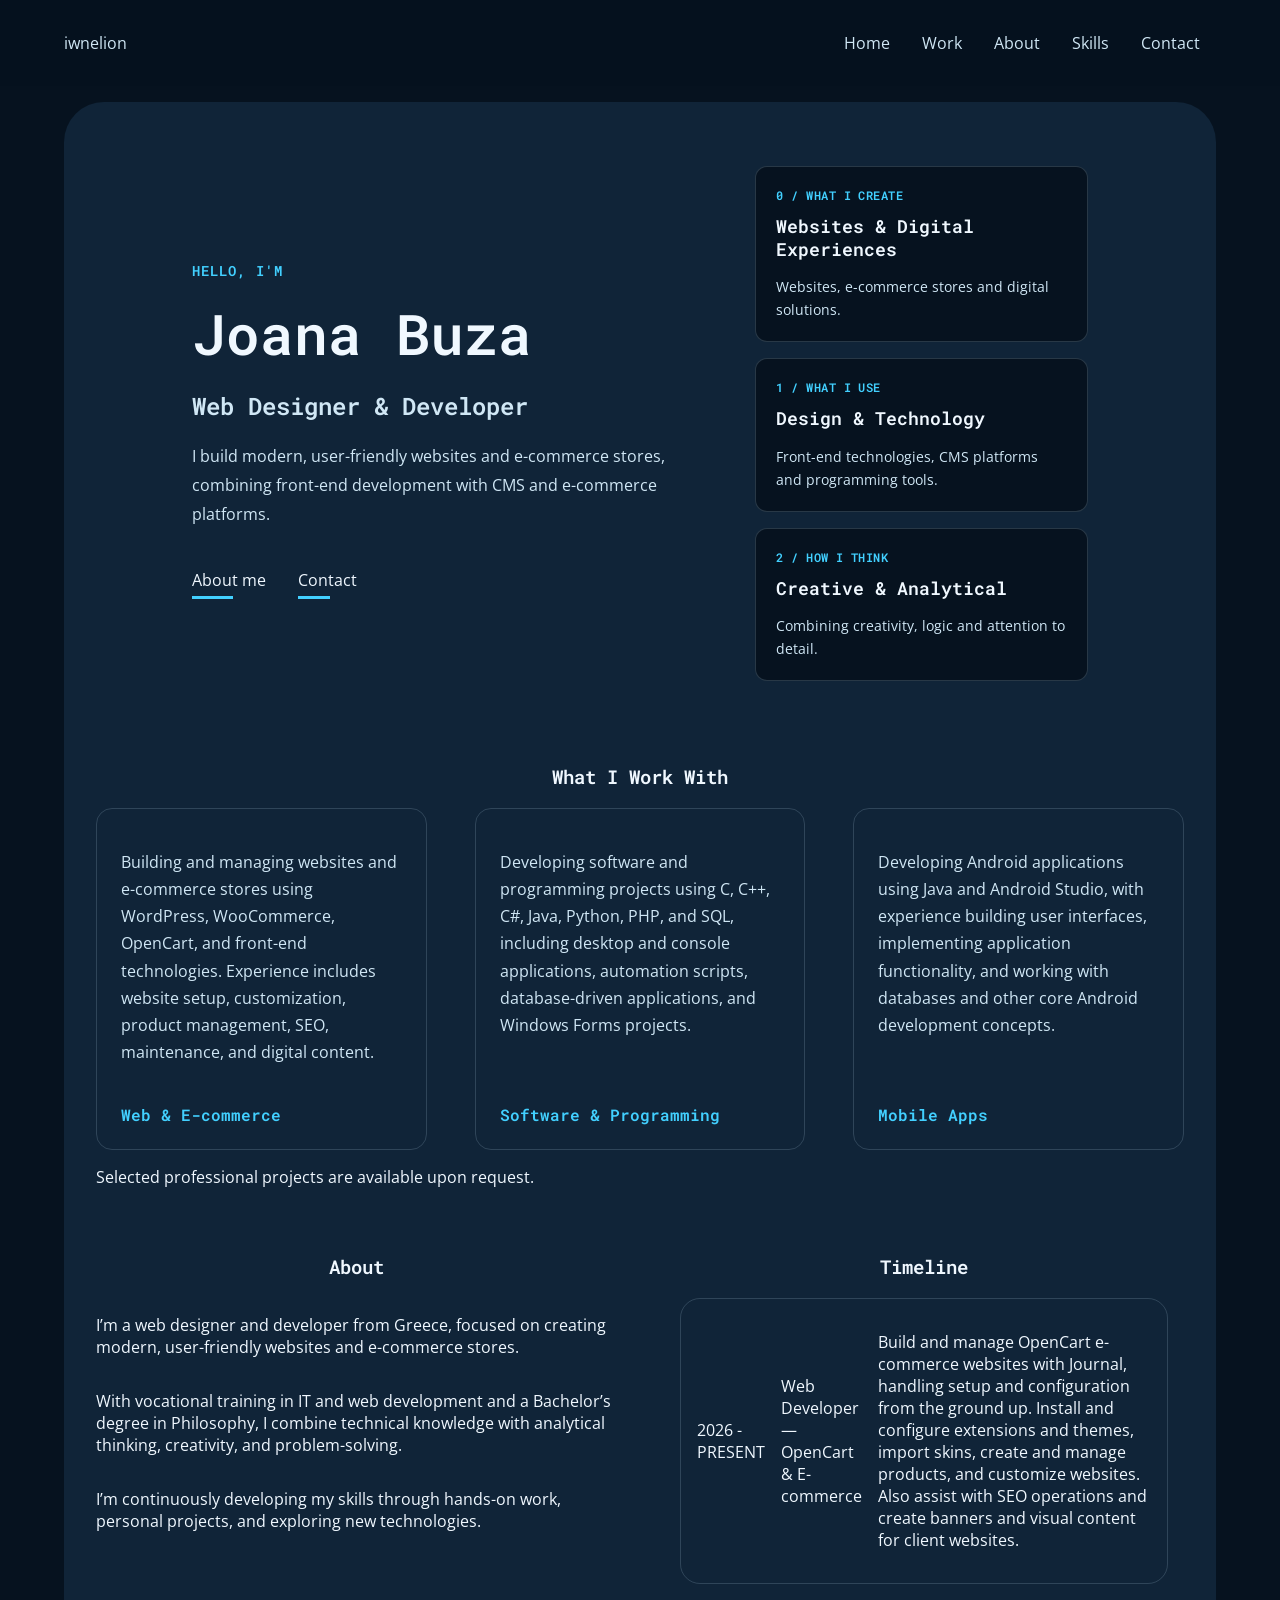
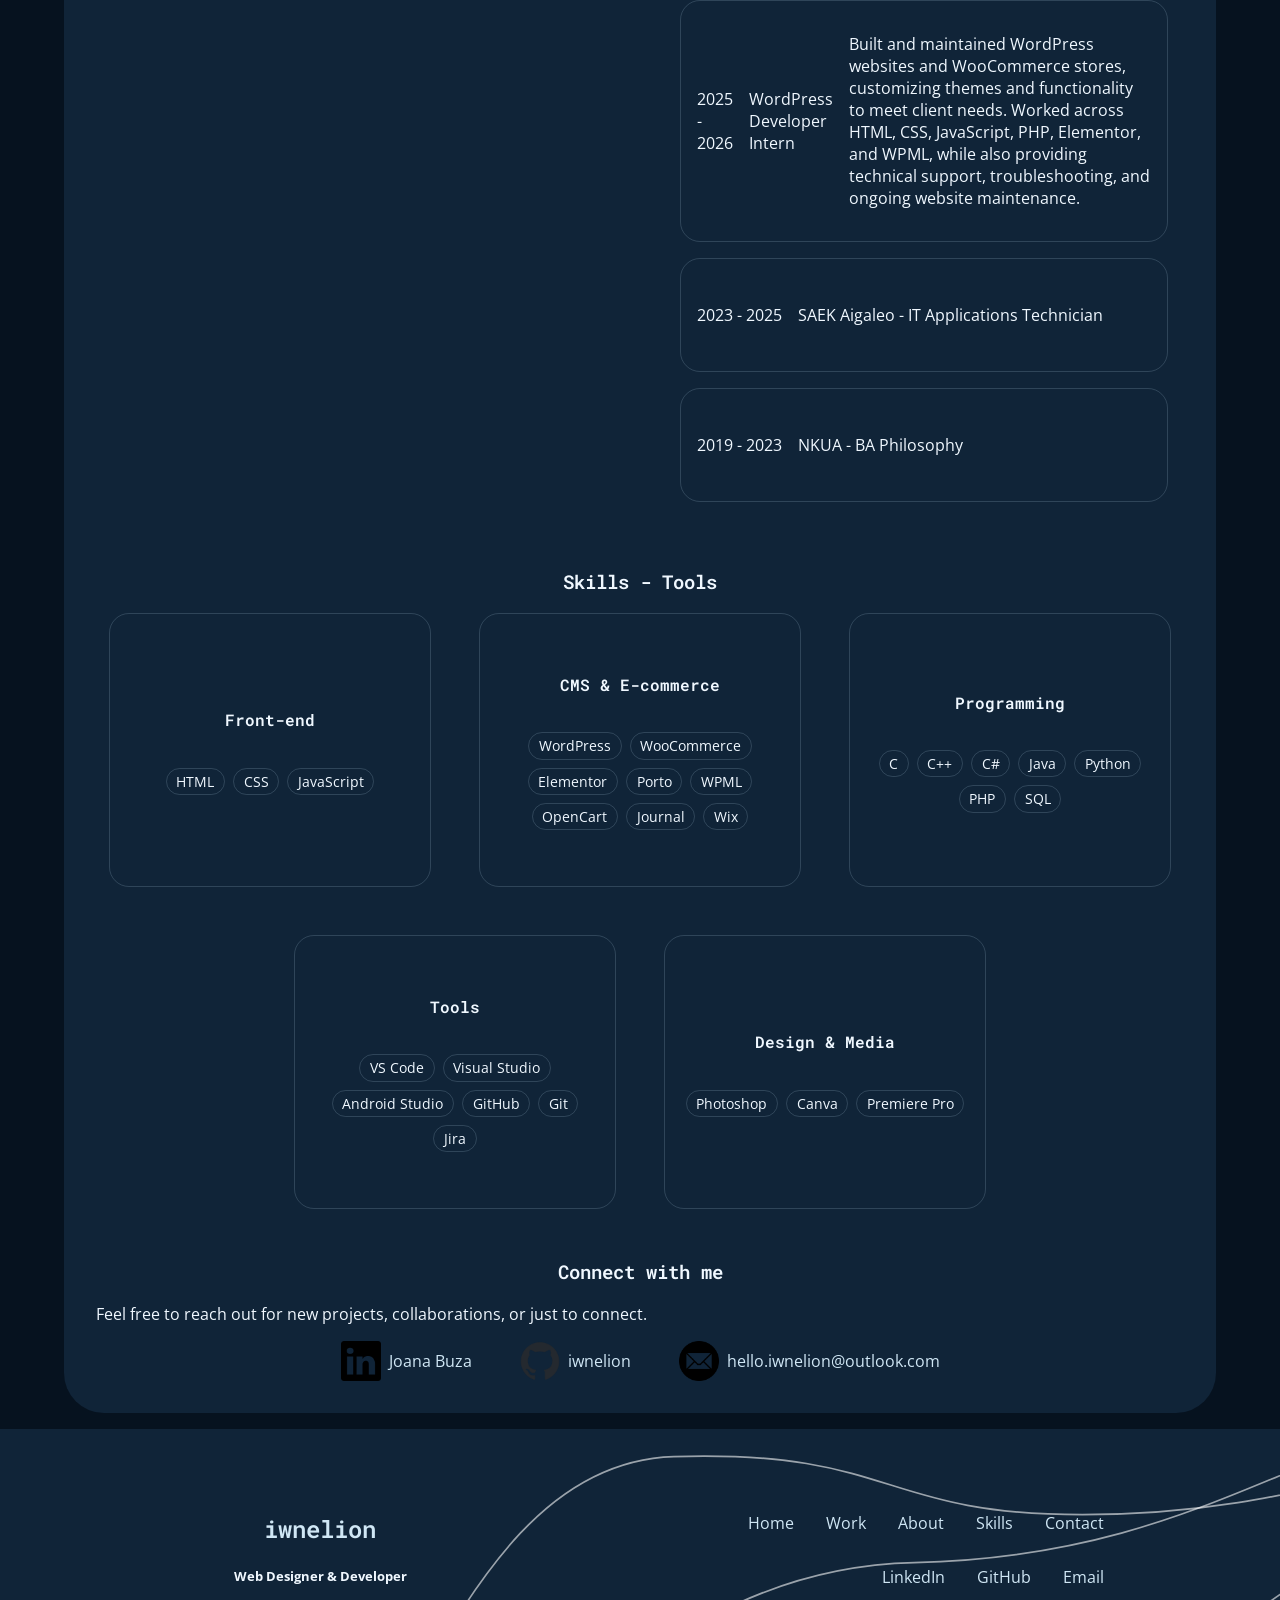
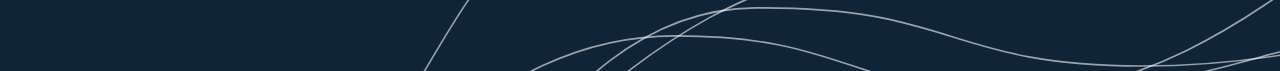
<file: index.html>
<!DOCTYPE html>
<html lang="en">
<head>
    <meta charset="UTF-8">
    <meta name="viewport" content="width=device-width, initial-scale=1.0">
    <title>iwnelion</title>
    <link rel="stylesheet" href="styles.css">
    <!-- open sans font -->
    <link rel="preconnect" href="https://fonts.googleapis.com">
    <link rel="preconnect" href="https://fonts.gstatic.com" crossorigin>
    <link href="https://fonts.googleapis.com/css2?family=Open+Sans:wght@400;500;600;700&family=Roboto+Mono:wght@400;500;600;700&display=swap" rel="stylesheet">
    <!-- roboto font -->
    <link rel="preconnect" href="https://fonts.googleapis.com">
    <link rel="preconnect" href="https://fonts.gstatic.com" crossorigin>
    <link href="https://fonts.googleapis.com/css2?family=Roboto+Mono:ital,wght@0,100..700;1,100..700&display=swap" rel="stylesheet">
</head>
<body>
    <header>
            <a href="/">iwnelion</a>
            <nav>
                <ul>
                    <li><a href="#hero">Home</a></li>
                    <li><a href="#work">Work</a></li>
                    <li><a href="#about">About</a></li>
                    <li><a href="#skills">Skills</a></li>
                    <li><a href="#contact">Contact</a></li>
                </ul>
            </nav>
    </header>
    <div class="page">
        <section id="hero">
            <div id="hero-intro">
                <p class="hero-label">HELLO, I'M</p>
                <h1>Joana Buza</h1>
                <h2>Web Designer & Developer</h2>
                <p class="hero-description">
                    I build modern, user-friendly websites and e-commerce stores,
                    combining front-end development with CMS and e-commerce platforms.
                </p>
                <div id="hero-links">
                    <a href="#about" class="hero-btn">About me</a>
                    <a href="#contact" class="hero-btn">Contact</a>
                </div>
            </div>

            <div id="hero-focus">
                <div class="hero-focus-card">
                    <p class="focus-label">0 / WHAT I CREATE</p>
                    <h3>Websites & Digital Experiences</h3>
                    <p>Websites, e-commerce stores and digital solutions.</p>
                </div>

                <div class="hero-focus-card">
                    <p class="focus-label">1 / WHAT I USE</p>
                    <h3>Design & Technology</h3>
                    <p>Front-end technologies, CMS platforms and programming tools.</p>
                </div>

                <div class="hero-focus-card">
                    <p class="focus-label">2 / HOW I THINK</p>
                    <h3>Creative & Analytical</h3>
                    <p>Combining creativity, logic and attention to detail.</p>
                </div>
            </div>
        </section>


        <section id="work">
            <!-- areas of work -->
            <h3>What I Work With</h3>
            <div id="work-box">
                <div class="work-cat">
                    <p>Building and managing websites and e-commerce stores using WordPress, WooCommerce, OpenCart, and front-end technologies. Experience includes website setup, customization, product management, SEO, maintenance, and digital content.</p>
                    <h4>Web & E-commerce</h4>
                </div>
                <div class="work-cat">
                    <p>Developing software and programming projects using C, C++, C#, Java, Python, PHP, and SQL, including desktop and console applications, automation scripts, database-driven applications, and Windows Forms projects.</p>
                    <h4>Software & Programming</h4>
                </div>
                <div class="work-cat">
                    <p>Developing Android applications using Java and Android Studio, with experience building user interfaces, implementing application functionality, and working with databases and other core Android development concepts.</p>
                    <h4>Mobile Apps</h4>
                </div>
            </div>
            <p>Selected professional projects are available upon request.</p>
        </section>

        <section id="about">
            <div id="about-txt">
                <h3>About</h3>
                <!-- who i am, what i do -->
                <p>I’m a web designer and developer from Greece, focused on creating modern, user-friendly websites and e-commerce stores.</p>

                <p>With vocational training in IT and web development and a Bachelor’s degree in Philosophy, I combine technical knowledge with analytical thinking, creativity, and problem-solving.</p>

                <p>I’m continuously developing my skills through hands-on work, personal projects, and exploring new technologies.</p>
            </div>
            
            <!-- Education and Experience Timeline -->
            <div id="timeline">
                <h3>Timeline</h3>
                <div class="exp-line">
                    <p>2026 - PRESENT</p>
                    <p>Web Developer — OpenCart & E-commerce</p>
                    <p>Build and manage OpenCart e-commerce websites with Journal, handling setup and configuration from the ground up. Install and configure extensions and themes, import skins, create and manage products, and customize websites. Also assist with SEO operations and create banners and visual content for client websites.</p>
                </div>
                <div class="exp-line">
                    <p>2025 - 2026</p>
                    <p>WordPress Developer Intern</p>
                    <p>Built and maintained WordPress websites and WooCommerce stores, customizing themes and functionality to meet client needs. Worked across HTML, CSS, JavaScript, PHP, Elementor, and WPML, while also providing technical support, troubleshooting, and ongoing website maintenance.</p>
                </div>
                
                <div class="exp-line">
                    <p>2023 - 2025</p>
                    <p>SAEK Aigaleo - IT Applications Technician</p>
                </div>
                
                <div class="exp-line">
                    <p>2019 - 2023</p>
                    <p>NKUA - BA Philosophy</p>
                </div>
            </div>
        </section>
        
        <section id="skills">
            <h3>Skills - Tools</h3>
            <div id="skills-grid">
                <div class="skill-category">
                    <h4>Front-end</h4>
                    <p class="tools"><span>HTML</span> <span>CSS</span> <span>JavaScript</span></p>
                </div>
                
                <div class="skill-category">
                    <h4>CMS & E-commerce</h4>
                    <p class="tools"><span>WordPress</span> <span>WooCommerce</span>  <span>Elementor</span> <span>Porto</span> <span>WPML</span> <span>OpenCart</span> <span>Journal</span> <span>Wix</span></p>
                </div>
                
                <div class="skill-category">
                    <h4>Programming</h4>
                    <p class="tools">
                        <span>C</span> <span>C++</span> <span>C#</span> <span>Java</span> 
                        <span>Python</span> <span>PHP</span> <span>SQL</span>
                    </p>
                </div>
                
                <div class="skill-category">
                    <h4>Tools</h4>
                    <p class="tools">
                        <span>VS Code</span> <span>Visual Studio</span> <span>Android Studio</span> 
                        <span>GitHub</span> <span>Git</span> <span>Jira</span>
                    </p>
                </div>
                
                <div class="skill-category">
                    <h4>Design & Media</h4>
                    <p class="tools"><span>Photoshop</span> <span>Canva</span> <span>Premiere Pro</span></p>
                </div>
            </div>
        </section>
        
        <section id="contact">
            <h3>Connect with me</h3>
            <p>Feel free to reach out for new projects, collaborations, or just to connect.</p>
            <div id="connect">
                <a href="https://www.linkedin.com/in/joana-buza/" class="icon-box">
                    <img src="imgs/linkedin.png" alt="LinkedIn">
                    <span>Joana Buza</span>
                </a>
                <a href="https://github.com/iwnelion" class="icon-box">
                    <img src="imgs/github.png" alt="GitHub">
                    <span>iwnelion</span>
                </a>
                <a href="mailto:hello.iwnelion@outlook.com" class="icon-box">
                    <img src="imgs/email.png" alt="Email">
                    <span>hello.iwnelion@outlook.com</span>
                </a>
            </div>
        </section>
    </div>

    <footer>
        <div class="footer-col">
            <div id="info">
                <h2><a href="index.html">iwnelion</a></h2>
                <h5>Web Designer & Developer</h5>
            </div>
        </div>
        <div class="footer-col">
            <div id="footer-menu">
                <ul>
                    <li><a href="index.html">Home</a></li>
                    <li><a href="#work">Work</a></li>
                    <li><a href="#about">About</a></li>
                    <li><a href="#skills">Skills</a></li>
                    <li><a href="#contact">Contact</a></li>
                </ul>
            </div>
            <div id="handles">
                <ul>
                    <li><a href="https://www.linkedin.com/in/joana-buza/">LinkedIn</a></li>
                    <li><a href="https://github.com/iwnelion">GitHub</a></li>
                    <li><a href="mailto:hello.iwnelion@outlook.com">Email</a></li>
                </ul>
            </div>
        </div>
    </footer>
</body>
</html>
</file>
<file: styles.css>
/* variables */
:root {
    /* backgrounds */
    --color-bg: #06121F;
    --color-surface: #102438;
    --color-surface-hover: #18334A;

    /* brand */
    --color-primary: #0866E8;
    --color-accent: #42D0FF;

    /* text */
    --color-text: #F0F8FF;
    --color-muted: #D0E7F5;
    --color-text-inverse: #06121F;

    /* borders */
    --color-border: rgba(141, 169, 189, 0.25);

    /* overlays */
    --color-overlay: rgba(0, 0, 0, 0.5);
    --color-header-bg: rgba(6, 18, 31, 0.85);

    /* interactive elements */
    --color-link: var(--color-muted);
    --color-link-hover: var(--color-accent);
    --color-button-bg: var(--color-primary);
    --color-button-text: var(--color-text);
    --color-button-hover: var(--color-accent);

    /* effects */
    --transition-fast: 0.25s ease;
}

/* global */
body{
    font-family: 'Open Sans', sans-serif;
    margin: 0;
    background-color: var(--color-bg);
    color: var(--color-text);
}
.page{
    margin: 1rem 4rem;
    padding: 1rem 2rem;
    border-radius: 40px;
    background-color: var(--color-surface);
}
h1, h2, h3, h4{
    font-family: 'Roboto Mono', sans-serif;
    font-weight: 600;
}
h3{
    text-align: center;
}
a{
    text-decoration: none;
    color: var(--color-link);
    transition: color var(--transition-fast);
}
a:hover {
    color: var(--color-link-hover);
}
#work, #about, #skills, #contact{
    padding: 1rem 0;
}

/* header */
header{
    padding: 1rem 4rem;
    position: sticky;
    top: 0;
    z-index: 1000;
    background-color: var(--color-header-bg);
    backdrop-filter: blur(12px);
    -webkit-backdrop-filter: blur(12px);
}
header, nav ul{
    display: flex;
    flex-direction: row;
    justify-content: space-between;
    align-items: center;
}
header a{
    font-size: 1rem;
}
ul{
    list-style: none;
}
ul li a{
    padding: 1em;
}

/* home - hero */
#hero {
    display: grid;
    grid-template-columns: 1.2fr 0.8fr;
    align-items: center;
    gap: 4rem;
    padding: 3rem 6rem;
}
#hero-intro {
    max-width: 38rem;
}
.hero-label {
    color: var(--color-accent);
    font-family: 'Roboto Mono', monospace;
    font-size: 0.85rem;
    font-weight: 600;
    letter-spacing: 0.08em;
}
#hero h1 {
    font-size: 3.5rem;
    color: var(--color-text);
    margin: 1rem 0;
}
#hero h2 {
    font-size: 1.5rem;
    color: var(--color-muted);
}
.hero-description {
    color: var(--color-muted);
    line-height: 1.8;
    max-width: 34rem;
}
#hero-links {
    display: flex;
    gap: 2rem;
    margin-top: 2rem;
}

/* hero buttons */
.hero-btn {
    display: inline-block;
    position: relative;
    padding: 0.5rem 0;
    color: var(--color-text);
    text-decoration: none;
}
.hero-btn::after {
    content: "";
    position: absolute;
    left: 0;
    bottom: 0;
    width: 55%;
    height: 3px;
    background-color: var(--color-accent);
    transition: width var(--transition-fast);
}
.hero-btn:hover {
    color: var(--color-text);
}
.hero-btn:hover::after {
    width: 100%;
}

/* hero - focus cards */
#hero-focus {
    display: flex;
    flex-direction: column;
    gap: 1rem;
}
.hero-focus-card {
    background-color: var(--color-bg);
    border: 1px solid var(--color-border);
    border-radius: 12px;
    padding: 1.25rem;
    transition: background-color var(--transition-fast),
                border-color var(--transition-fast),
                transform var(--transition-fast);
}
.hero-focus-card:hover {
    background-color: #18334A;
    border-color: var(--color-accent);
    transform: translateX(3px);
}
.hero-focus-card .focus-label {
    color: var(--color-accent);
    font-family: 'Roboto Mono', monospace;
    font-size: 0.75rem;
    font-weight: 600;
    letter-spacing: 0.04em;
    margin-top: 0;
}
.hero-focus-card h3 {
    color: var(--color-text);
    font-size: 1.1rem;
    text-align: left;
    margin: 0.75rem 0;
}
.hero-focus-card p:last-child {
    color: var(--color-muted);
    font-size: 0.9rem;
    line-height: 1.6;
    margin-bottom: 0;
}


/* home - work */
#work #work-box {
    display: flex;
    flex-direction: row;
    flex-wrap: wrap;
    justify-content: center;
    gap: 3rem;
}
.work-cat {
    border: 1px solid var(--color-border);
    flex: 1 1 15rem;
    padding: 1.5rem;
    display: flex;
    flex-direction: column;
    justify-content: space-between;
    min-height: 14rem;
    color: var(--color-text);
    border-radius: 16px;
    transition: border-color var(--transition-fast),
                background-color var(--transition-fast);
}
/* work card typography */
.work-cat p {
    color: var(--color-muted);
    line-height: 1.7;
}
.work-cat h4 {
    color: var(--color-accent);
    margin-bottom: 0;
}
.work-cat:hover {
    border-color: var(--color-accent);
    background-color: var(--color-surface-hover);
}

/* home - about */
#about {
    display: flex;
    gap: 3rem;
}
#about-txt {
    display: flex;
    flex-direction: column;
    flex: 1;
}
#timeline {
    flex: 1;
}
.exp-line {
    display: flex;
    gap: 1rem;
    flex-wrap: nowrap;
    border: 1px solid var(--color-border);
    border-radius: 20px;
    min-height: 5rem;
    max-width: 30rem;
    padding: 1rem;
    margin: 1rem;
    align-items: center;
    transition: border-color var(--transition-fast),
                background-color var(--transition-fast);
}
.exp-line:hover {
    border-color: var(--color-accent);
    background-color: var(--color-surface-hover);
}

/* home - skills */
#skills-grid {
    display: flex;
    flex-direction: row;
    flex-wrap: wrap;
    justify-content: center;
    gap: 3rem;
}
.skill-category {
    border: 1px solid var(--color-border);
    flex: 0 1 18rem;
    min-height: 15rem;
    display: flex;
    flex-direction: column;
    justify-content: center;
    align-items: center;
    text-align: center;
    border-radius: 20px;
    padding: 1rem;
    transition: background-color var(--transition-fast),
                border-color var(--transition-fast),
                color var(--transition-fast);
}
.skill-category:hover {
    background-color: var(--color-surface-hover);
    border-color: var(--color-accent);
    color: var(--color-text);
}
.tools {
    display: flex;
    flex-wrap: wrap;
    gap: 0.5rem;
    justify-content: center;
}
.tools span {
    padding: 0.2rem 0.6rem;
    border: 1px solid var(--color-border);
    border-radius: 999px;
    font-size: 0.9rem;
    transition: background-color var(--transition-fast),
                color var(--transition-fast),
                border-color var(--transition-fast);
}
.tools span:hover {
    background-color: var(--color-accent);
    border-color: var(--color-accent);
    color: var(--color-text-inverse);
}

/* home - contact */
#connect {
    display: flex;
    justify-content: center;
    gap: 3rem;
}
#connect img {
    width: 40px;
    height: auto;
}
.icon-box {
    display: inline-flex;
    align-items: center;
    gap: 0.5rem;
}
.icon-box {
    color: var(--color-muted);
    transition: color var(--transition-fast);
}
.icon-box:hover {
    color: var(--color-accent);
}

/* footer */
footer {
    display: flex;
    flex-direction: row;
    align-items: center;
    background-color: var(--color-surface);
    background-image: url(imgs/Curve_Line_2.svg);
    background-position: center;
    background-size: cover;
    background-repeat: no-repeat;
    padding: 4rem 10rem;
    color: var(--color-text);
    justify-content: space-between;
}
.footer-col {
    display: flex;
    flex-direction: column;
    justify-content: space-between;
    align-items: center;
}
#info {
    text-align: center;
}
#footer-menu ul,
#handles ul {
    display: flex;
    flex-direction: row;
    justify-content: space-between;
}
#footer-menu ul a,
#handles ul a {
    text-align: right;
}
.footer-col:first-child {
    flex: 1;
}
.footer-col:last-child {
    flex: 2;
    align-items: flex-end;
    text-align: right;
}
footer a {
    color: var(--color-muted);
    transition: color var(--transition-fast);
}
footer a:hover {
    color: var(--color-accent);
}
</file>
